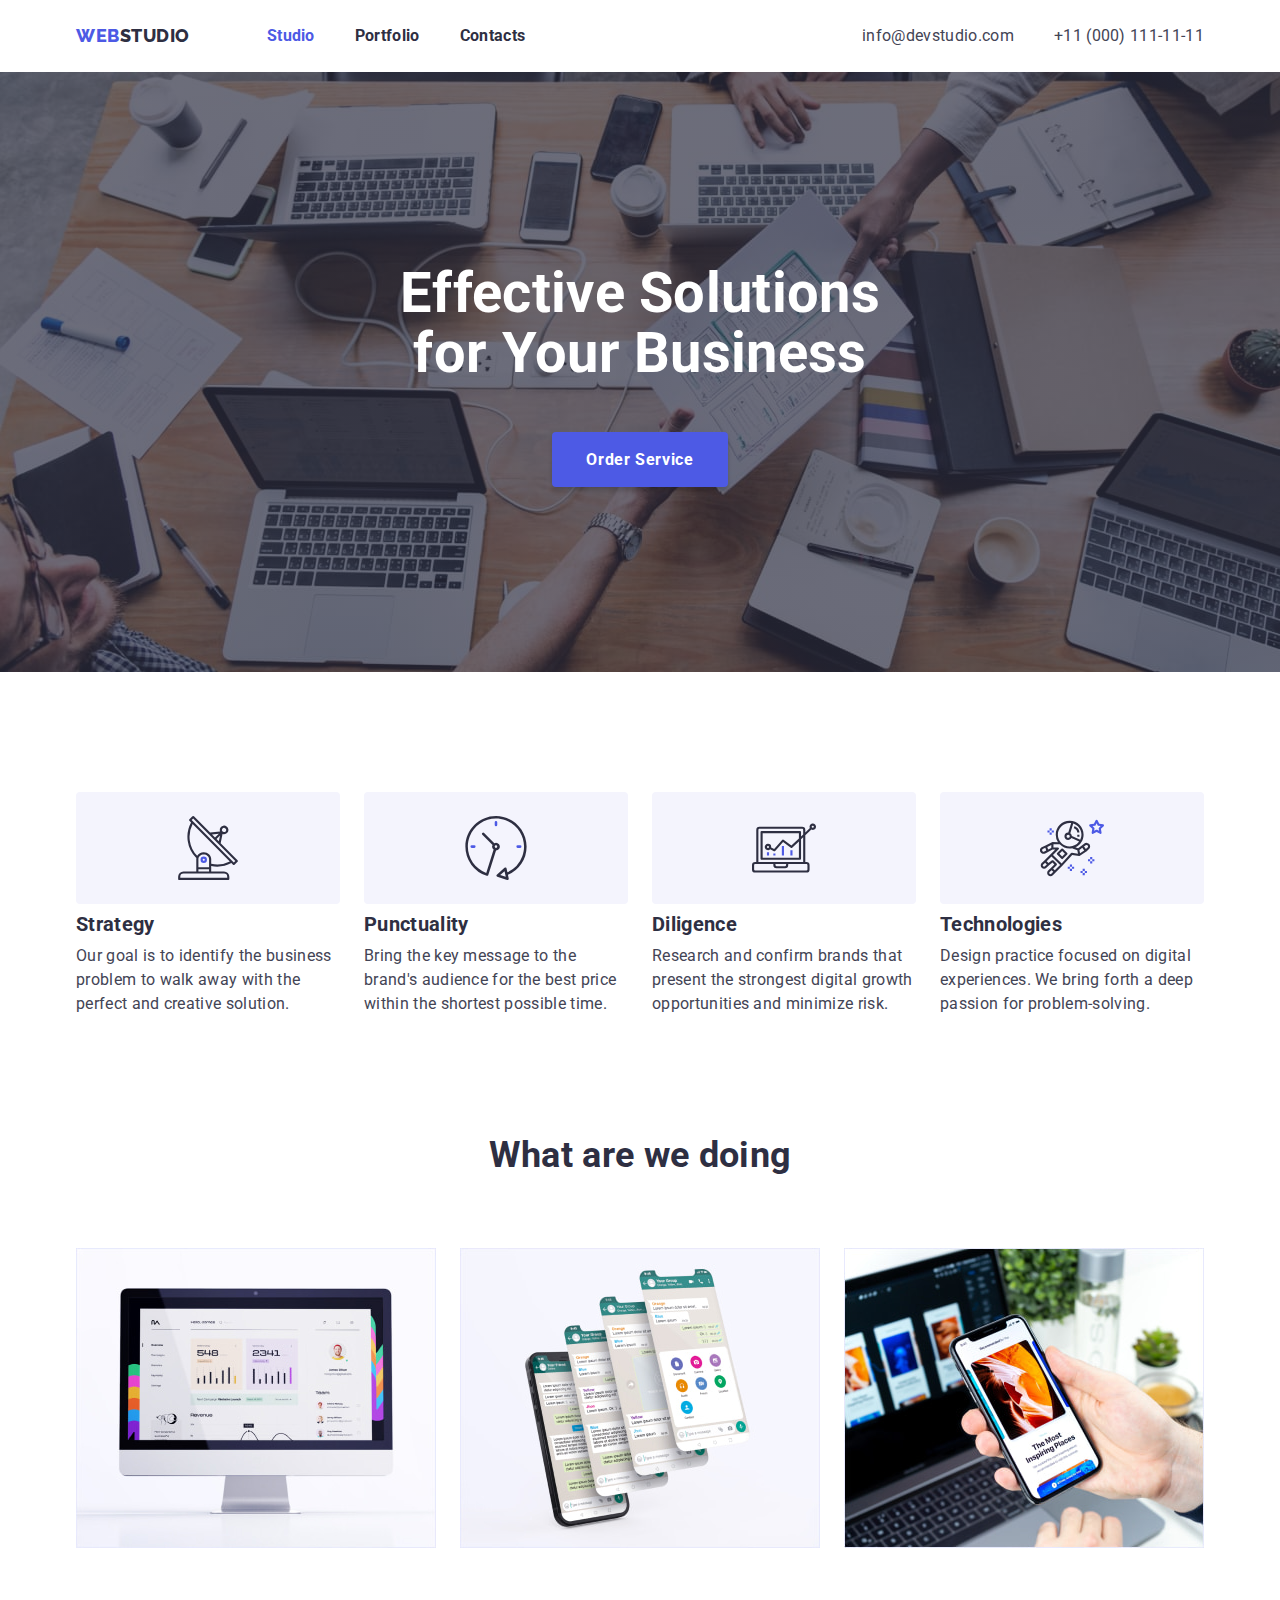
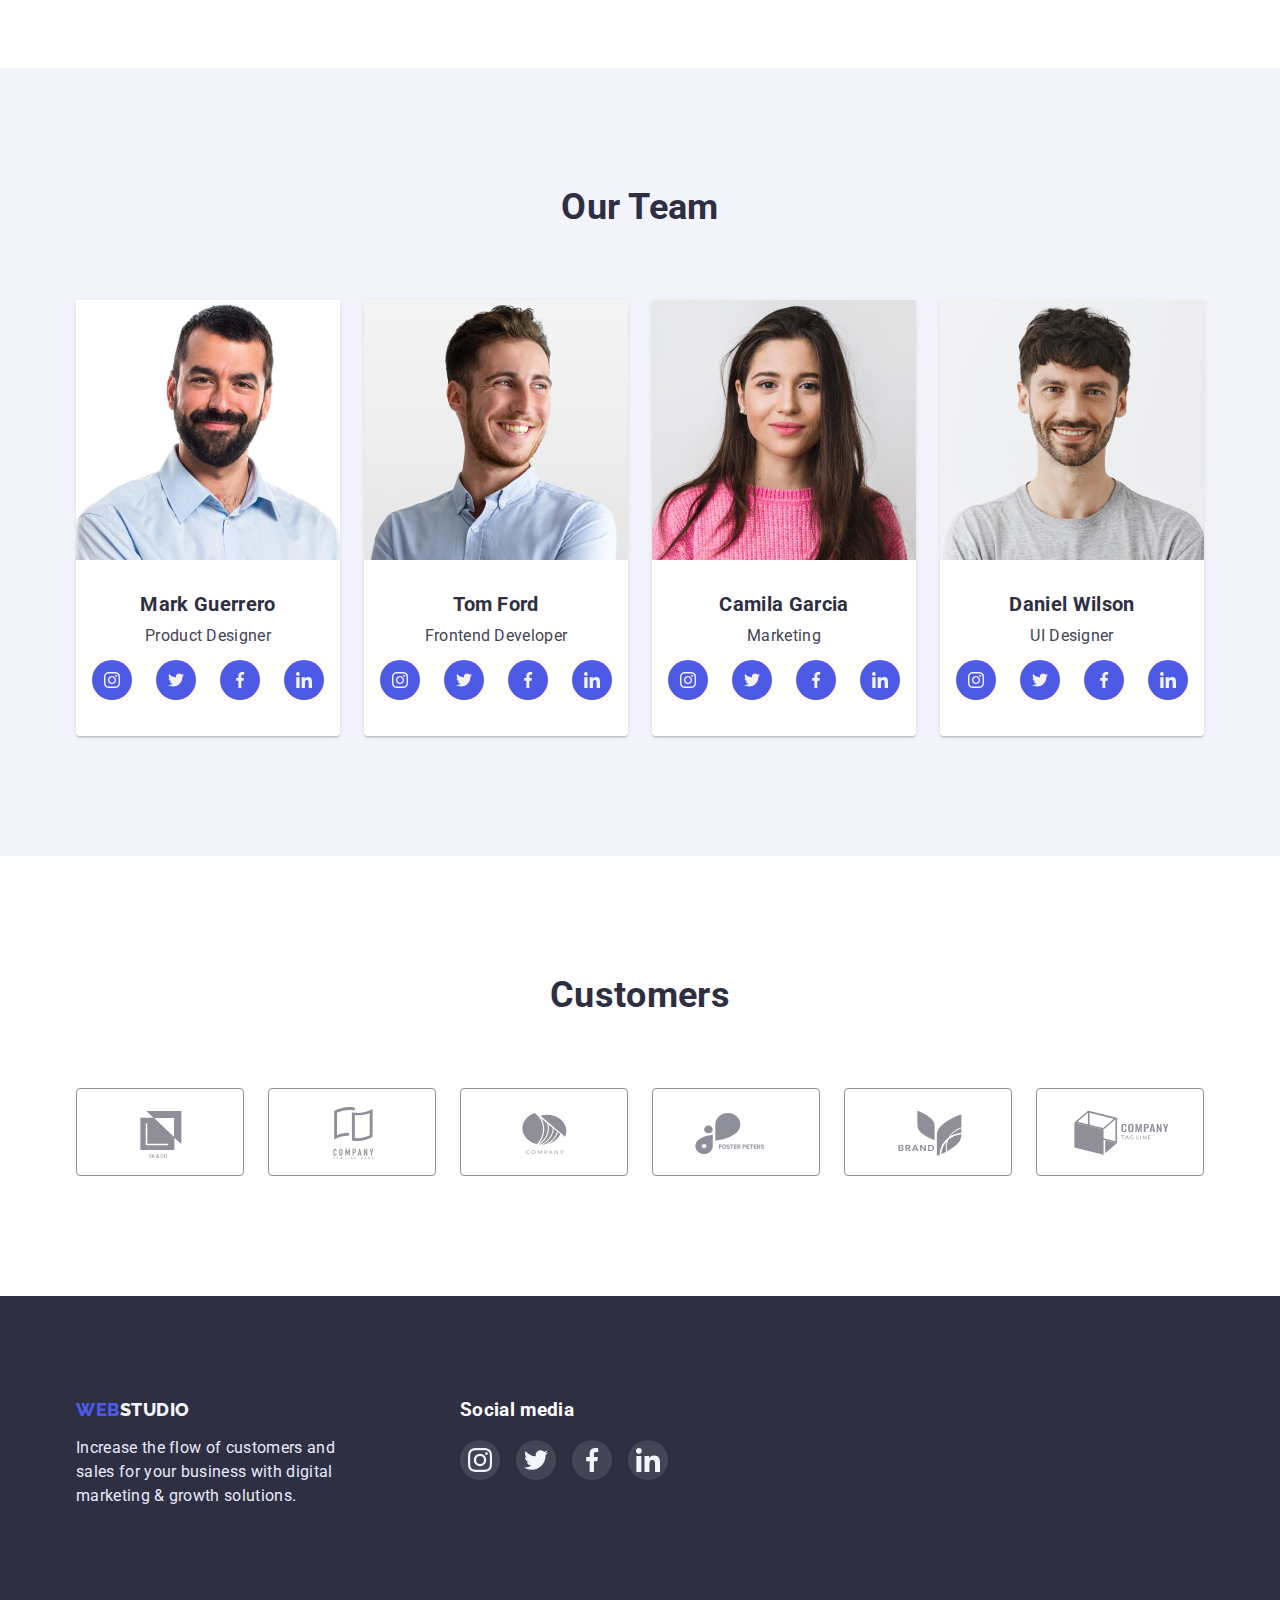
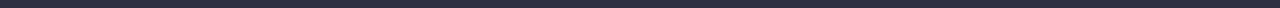
<file: index.html>
<!DOCTYPE html>
<html lang="en">
<head>
    <meta charset="UTF-8">
    <meta http-equiv="X-UA-Compatible" content="IE=edge">
    <meta name="viewport" content="width=device-width, initial-scale=1.0">
    <title>Document</title>
    <link rel="preconnect" href="https://fonts.googleapis.com">
    <link rel="preconnect" href="https://fonts.gstatic.com" crossorigin>
    <link href="https://fonts.googleapis.com/css2?family=Raleway:wght@800&family=Roboto:wght@400;700&display=swap"
        rel="stylesheet">
    <link rel="stylesheet" href="https://cdnjs.cloudflare.com/ajax/libs/modern-normalize/1.1.0/modern-normalize.min.css">
    <link rel="stylesheet" href="./css/styles.css">
</head>
<body>
    <header class="page-header">
        <div class="container main-nav">
            <a href="./index.html" class="logo link"><span class="accent">WEB</span>STUDIO</a>
            <nav>
                <ul class="site-nav list">
                    <li class="item"><a href="" class="link current">Studio</a></li>
                    <li class="item"><a href="./portfolio.html" class="link">Portfolio</a></li>
                    <li class="item"><a href="" class="link">Contacts</a></li>
                </ul>
            </nav>
            <ul class="contacts list">
                <li class="item"><a href="mailto:info@devstudio.com" class="link">info@devstudio.com</a></li>
                <li class="item"><a href="tel:+110001111111" class="link">+11 (000) 111-11-11</a></li>
            </ul>
        </div>
    </header>
    <main>
        <section class="hero overlay">
            <h1 class="hero-title">Effective Solutions for Your Business</h1>
            <button type="button" class="button">Order Service</button>
        </section>
        <section class="section no-padding-bottom">
            <div class="container">
                <h2 class="section-title visually-hidden">Advantages</h2>
                <ul class="advantages-list list">
                    <li class="advantages-element">
                        <div class="advantages-background">
                            <svg class="advantages-icon">
                                <use href="./images/icons.svg#icon-antena"></use>
                            </svg>
                        </div>
                        <h3 class="title">Strategy</h3>
                        <p>Our goal is to identify the business problem to walk away with the perfect and creative solution.</p>
                    </li>
                    <li class="advantages-element">
                        <div class="advantages-background">
                            <svg class="advantages-icon">
                                <use href="./images/icons.svg#icon-clock"></use>
                            </svg>
                        </div>
                        <h3 class="title">Punctuality</h3>
                        <p>Bring the key message to the brand's audience for the best price within the shortest possible time.</p>
                    </li>
                    <li class="advantages-element">
                        <div class="advantages-background">
                            <svg class="advantages-icon">
                                <use href="./images/icons.svg#icon-diagrama"></use>
                            </svg>
                        </div>
                        <h3 class="title">Diligence</h3>
                        <p>Research and confirm brands that present the strongest digital growth opportunities and minimize risk.</p>
                    </li>
                    <li class="advantages-element">
                        <div class="advantages-background">
                            <svg class="advantages-icon">
                                <use href="./images/icons.svg#icon-astronaut"></use>
                            </svg>
                        </div>
                        <h3 class="title">Technologies</h3>
                        <p>Design practice focused on digital experiences. We bring forth a deep passion for problem-solving.</p>
                    </li>
                </ul>
            </div>      
        </section>
        <section class="section">
            <div class="container">
                <h2 class="section-title">What are we doing</h2>
                <ul class="work-list list">
                    <li class="work-element"><img src="./images/computer.jpg" alt="computer monitor" width="360"></li>
                    <li class="work-element"><img src="./images/phones.jpg" alt="mobile phone and many screens" width="360"></li>
                    <li class="work-element"><img src="./images/phone.jpg" alt="mobile phone in hand on laptop background" width="360"></li>
                </ul>
            </div>
        </section>
        <section class="section team">
            <div class="container">
                <h2 class="section-title">Our Team</h2>
                <ul class="member-list list">
                    <li class="member-element">
                        <img src="./images/mark.jpg" alt="Mark Guerrero's photo" width="264">
                        <div class="member-description">
                            <h3 class="title">Mark Guerrero</h3>
                            <p>Product Designer</p>
                            <ul class="social-network-list list">
                                <li class="social-network">
                                    <a href="" class="social-network-item">
                                        <svg class="social-network-icon">
                                            <use href="./images/icons.svg#icon-instagram"></use>
                                        </svg>
                                    </a>
                                </li>
                                <li class="social-network">
                                    <a href="" class="social-network-item">
                                        <svg class="social-network-icon">
                                            <use href="./images/icons.svg#icon-twitter"></use>
                                        </svg>
                                    </a>
                                </li>
                                <li class="social-network">
                                    <a href="" class="social-network-item">
                                        <svg class="social-network-icon">
                                            <use href="./images/icons.svg#icon-facebook"></use>
                                        </svg>
                                    </a>
                                </li>
                                <li class="social-network">
                                    <a href="" class="social-network-item">
                                        <svg class="social-network-icon">
                                            <use href="./images/icons.svg#icon-linkedin"></use>
                                        </svg>
                                    </a>
                                </li>
                            </ul>
                        </div>   
                    </li>
                    <li class="member-element">
                        <img src="./images/tom.jpg" alt="Tom Ford's photo" width="264">
                        <div class="member-description">
                            <h3 class="title">Tom Ford</h3>
                            <p>Frontend Developer</p>
                            <ul class="social-network-list list">
                                <li class="social-network">
                                    <a href="" class="social-network-item">
                                        <svg class="social-network-icon">
                                            <use href="./images/icons.svg#icon-instagram"></use>
                                        </svg>
                                    </a>
                                </li>
                                <li class="social-network">
                                    <a href="" class="social-network-item">
                                        <svg class="social-network-icon">
                                            <use href="./images/icons.svg#icon-twitter"></use>
                                        </svg>
                                    </a>
                                </li>
                                <li class="social-network">
                                    <a href="" class="social-network-item">
                                        <svg class="social-network-icon">
                                            <use href="./images/icons.svg#icon-facebook"></use>
                                        </svg>
                                    </a>
                                </li>
                                <li class="social-network">
                                    <a href="" class="social-network-item">
                                        <svg class="social-network-icon">
                                            <use href="./images/icons.svg#icon-linkedin"></use>
                                        </svg>
                                    </a>
                                </li>
                            </ul>
                        </div>              
                    </li>
                    <li class="member-element">
                        <img src="./images/camila.jpg" alt="Camila Garcia's photo" width="264">
                        <div class="member-description">
                            <h3 class="title">Camila Garcia</h3>
                            <p>Marketing</p>
                            <ul class="social-network-list list">
                                <li class="social-network">
                                    <a href="" class="social-network-item">
                                        <svg class="social-network-icon">
                                            <use href="./images/icons.svg#icon-instagram"></use>
                                        </svg>
                                    </a>
                                </li>
                                <li class="social-network">
                                    <a href="" class="social-network-item">
                                        <svg class="social-network-icon">
                                            <use href="./images/icons.svg#icon-twitter"></use>
                                        </svg>
                                    </a>
                                </li>
                                <li class="social-network">
                                    <a href="" class="social-network-item">
                                        <svg class="social-network-icon">
                                            <use href="./images/icons.svg#icon-facebook"></use>
                                        </svg>
                                    </a>
                                </li>
                                <li class="social-network">
                                    <a href="" class="social-network-item">
                                        <svg class="social-network-icon">
                                            <use href="./images/icons.svg#icon-linkedin"></use>
                                        </svg>
                                    </a>
                                </li>
                            </ul>
                        </div>          
                    </li>
                    <li class="member-element">
                        <img src="./images/daniel.jpg" alt="Daniel Wilson's photo" width="264">
                        <div class="member-description">
                            <h3 class="title">Daniel Wilson</h3>
                            <p>UI Designer</p>
                            <ul class="social-network-list list">
                                <li class="social-network">
                                    <a href="" class="social-network-item">
                                        <svg class="social-network-icon">
                                            <use href="./images/icons.svg#icon-instagram"></use>
                                        </svg>
                                    </a>
                                </li>
                                <li class="social-network">
                                    <a href="" class="social-network-item">
                                        <svg class="social-network-icon">
                                            <use href="./images/icons.svg#icon-twitter"></use>
                                        </svg>
                                    </a>
                                </li>
                                <li class="social-network">
                                    <a href="" class="social-network-item">
                                        <svg class="social-network-icon">
                                            <use href="./images/icons.svg#icon-facebook"></use>
                                        </svg>
                                    </a>
                                </li>
                                <li class="social-network">
                                    <a href="" class="social-network-item">
                                        <svg class="social-network-icon">
                                            <use href="./images/icons.svg#icon-linkedin"></use>
                                        </svg>
                                    </a>
                                </li>
                            </ul>
                        </div>
                    </li>
                </ul>
            </div> 
        </section>
        <section class="section"> 
            <div class="container">
                <h2 class="section-title">Customers</h2>
                <ul class="customers-list list">
                    <li class="customer-item">
                        <a href="" class="customer-logo" >
                            <svg class="customer-icon">
                                <use href="./images/icons.svg#icon-client1"></use>
                            </svg>
                        </a>
                    </li>
                    <li class="customer-item">
                        <a href="" class="customer-logo">
                            <svg class="customer-icon">
                                <use href="./images/icons.svg#icon-client2"></use>
                            </svg>
                        </a>
                    </li>
                    <li class="customer-item">
                        <a href="" class="customer-logo">
                            <svg class="customer-icon">
                                <use href="./images/icons.svg#icon-client3"></use>
                            </svg>
                        </a>
                    </li>
                    <li class="customer-item">
                        <a href="" class="customer-logo">
                            <svg class="customer-icon">
                                <use href="./images/icons.svg#icon-client4"></use>
                            </svg>
                        </a>
                    </li>
                    <li class="customer-item">
                        <a href="" class="customer-logo">
                            <svg class="customer-icon">
                                <use href="./images/icons.svg#icon-client5"></use>
                            </svg>
                        </a>
                    </li>
                    <li class="customer-item">
                        <a href="" class="customer-logo">
                            <svg class="customer-icon">
                                <use href="./images/icons.svg#icon-client6"></use>
                            </svg>
                        </a>
                    </li>
                </ul>

            </div>
        </section>
    </main>
    <footer class="footer">
        <div class="container">
            <div class="footer-description">
                <a href="./index.html" class="logo-footer link"><span class="accent">WEB</span>STUDIO</a>
                <p class="text">Increase the flow of customers and sales for your business with digital marketing & growth solutions.
                </p>
            </div>
            <div class="social-media">
                <h3 class="title">Social media</h3>
                <ul class="social-media-list list">
                    <li class="social-media-item">
                        <a href="" class="social-media-link">
                            <svg class="social-media-icon">
                                <use href="./images/icons.svg#icon-instagram"></use>
                            </svg>
                        </a>
                    </li>
                    <li class="social-media-item">
                        <a href="" class="social-media-link">
                            <svg class="social-media-icon">
                                <use href="./images/icons.svg#icon-twitter"></use>
                            </svg>
                        </a>
                    </li>
                    <li class="social-media-item">
                        <a href="" class="social-media-link">
                            <svg class="social-media-icon">
                                <use href="./images/icons.svg#icon-facebook"></use>
                            </svg>
                        </a>
                    </li>
                    <li class="social-media-item">
                        <a href="" class="social-media-link">
                            <svg class="social-media-icon">
                                <use href="./images/icons.svg#icon-linkedin"></use>
                            </svg>
                        </a>
                    </li>
                </ul>
            </div>
        </div>  
    </footer>
</body>
</html>
</file>
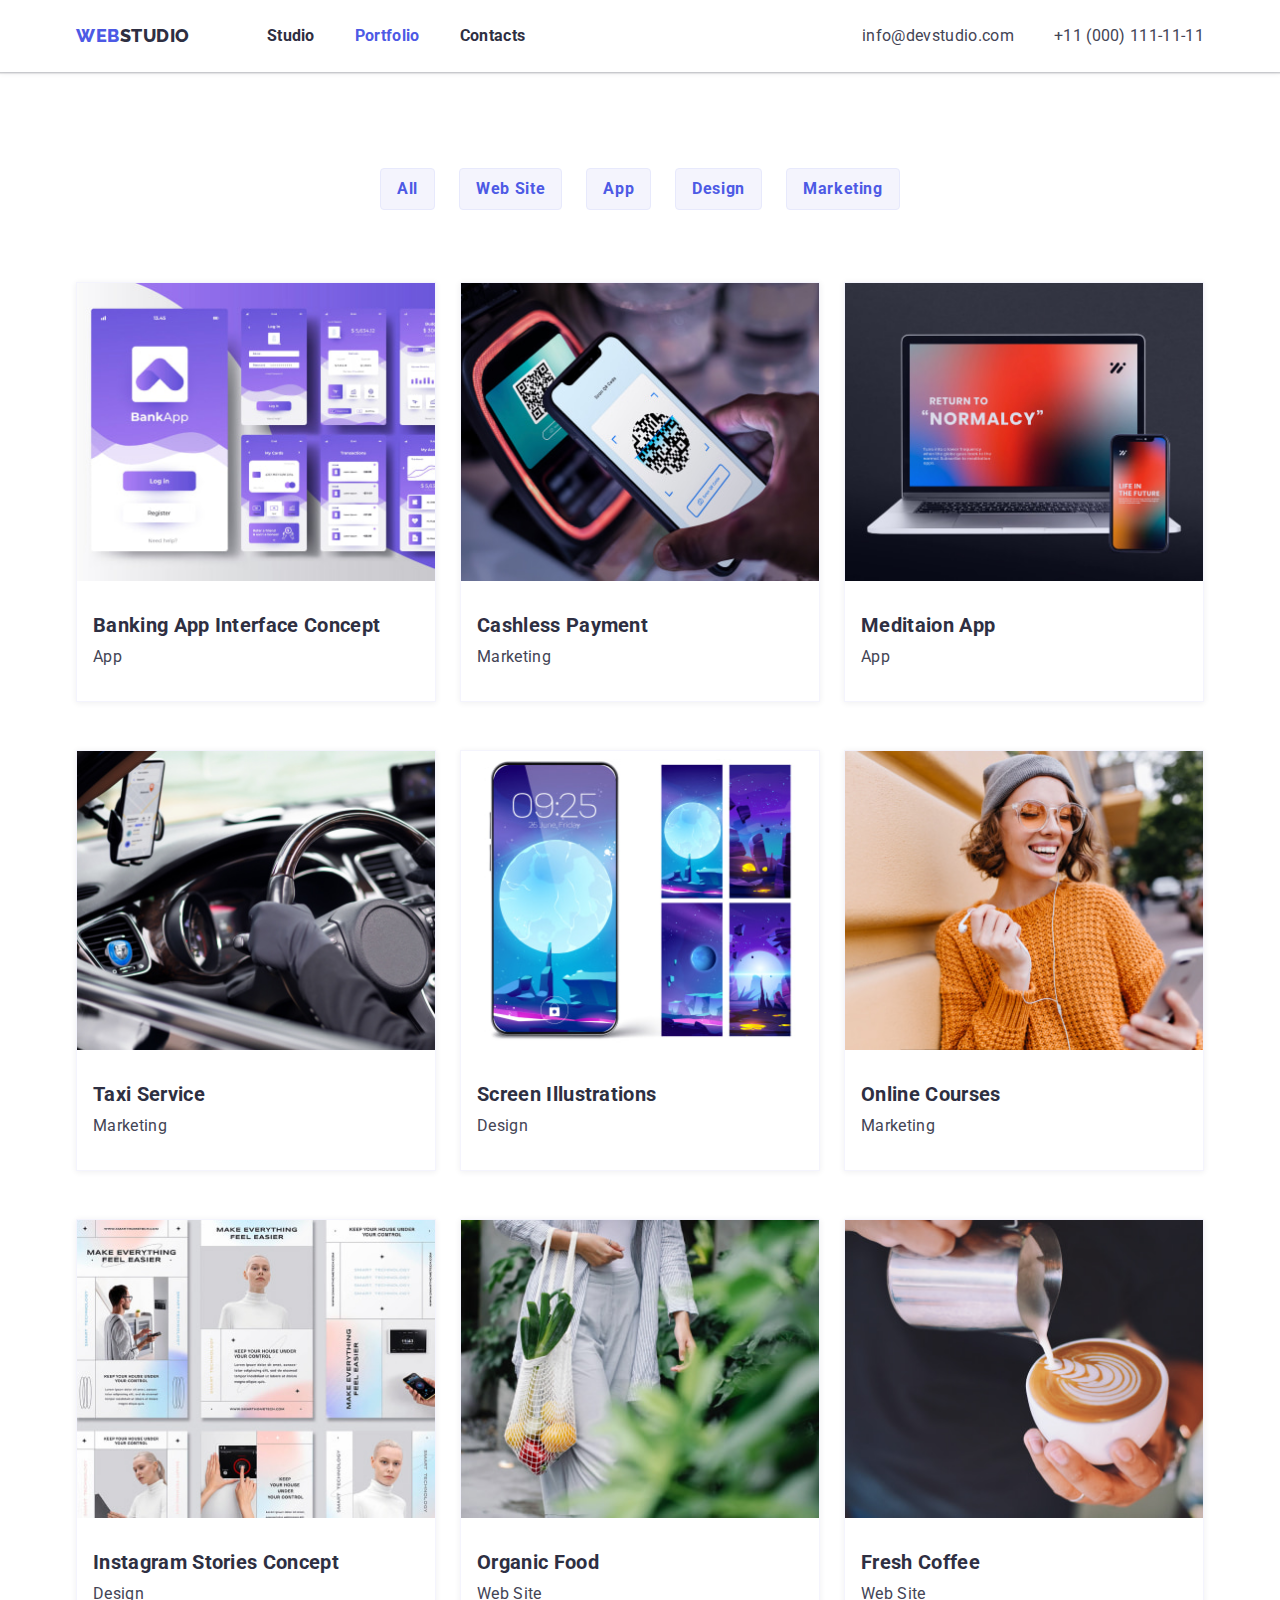
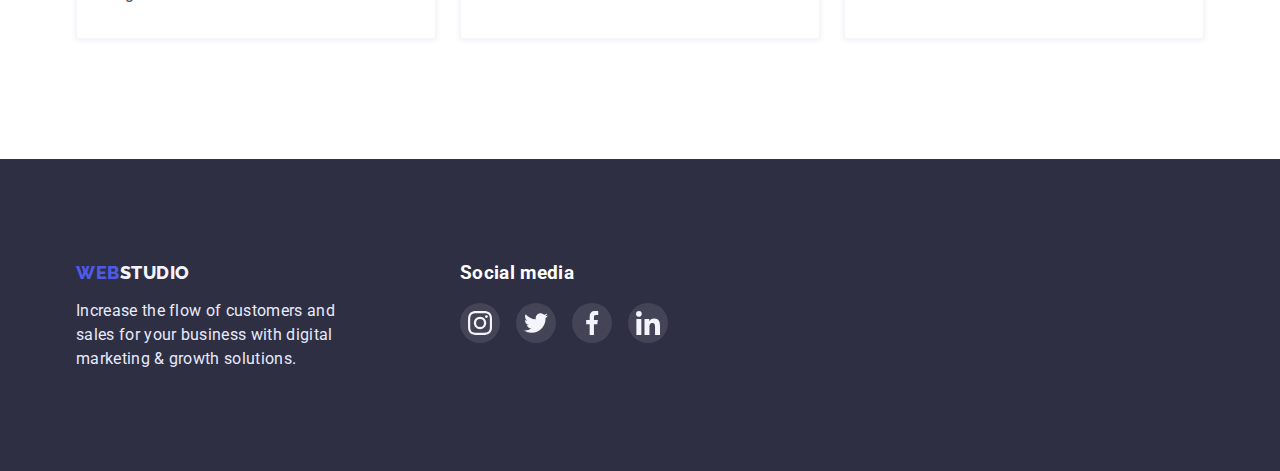
<file: portfolio.html>
<!DOCTYPE html>
<html lang="en">
<head>
    <meta charset="UTF-8">
    <meta http-equiv="X-UA-Compatible" content="IE=edge">
    <meta name="viewport" content="width=device-width, initial-scale=1.0">
    <title>Document</title>
    <link rel="preconnect" href="https://fonts.googleapis.com">
    <link rel="preconnect" href="https://fonts.gstatic.com" crossorigin>
    <link href="https://fonts.googleapis.com/css2?family=Raleway:wght@800&family=Roboto:wght@400;700&display=swap"
        rel="stylesheet">
    <link rel="stylesheet" href="https://cdnjs.cloudflare.com/ajax/libs/modern-normalize/1.1.0/modern-normalize.min.css">
    <link rel="stylesheet" href="./css/styles.css">
</head>
<body>
    <header class="page-header">
        <div class="container main-nav">
            <a href="./index.html" class="logo link"><span class="accent">WEB</span>STUDIO</a>
            <nav>
                <ul class="site-nav list">
                    <li class="item"><a href="./index.html" class="link">Studio</a></li>
                    <li class="item"><a href="" class="link current">Portfolio</a></li>
                    <li class="item"><a href="" class="link">Contacts</a></li>
                </ul>
            </nav>
            <ul class="contacts list">
                <li class="item"><a href="mailto:info@devstudio.com" class="link">info@devstudio.com</a></li>
                <li class="item"><a href="tel:+110001111111" class="link">+11 (000) 111-11-11</a></li>
            </ul>
        </div>
    </header>
    <main>
        <section class="section projects">
            <div class="container">
                <h1 class="section-title visually-hidden">Our projects</h1>
                <ul class="filter list">
                    <li class="item"><button type="button" class="button">All</button></li>
                    <li class="item"><button type="button" class="button">Web Site</button></li>
                    <li class="item"><button type="button" class="button">App</button></li>
                    <li class="item"><button type="button" class="button">Design</button></li>
                    <li class="item"><button type="button" class="button">Marketing</button></li>
                </ul>
                <ul class="projects-list list">
                    <li class="project-card">
                        <a href="" class="project-link link">
                            <img src="./images/project1.jpg" alt="different interface screens of the banking app" width="360">
                            <div class="card-description">
                                <h2 class="title">Banking App Interface Concept</h2>
                                <p>App</p>
                            </div>
                        </a>
                    </li>
                    <li class="project-card">
                        <a href="" class="project-link link">
                            <img src="./images/project2.jpg" alt="the mobile phone scans the QR code from the terminal" width="360">
                            <div class="card-description">
                                <h2 class="title">Cashless Payment</h2>
                                <p>Marketing</p>
                            </div>        
                        </a>
                    </li>
                    <li class="project-card">
                        <a href="" class="project-link link">
                            <img src="./images/project3.jpg" alt="a mobile phone and a laptop" width="360">
                            <div class="card-description">
                                <h2 class="title">Meditaion App</h2>
                                <p>App</p>
                            </div>
                        </a>
                    </li>
                    <li class="project-card">
                        <a href="" class="project-link link">
                            <img src="./images/project4.jpg" alt="the driver holds the handlebar of the car" width="360">
                            <div class="card-description">
                                <h2 class="title">Taxi Service</h2>
                                <p>Marketing</p>
                            </div> 
                        </a>
                    </li>
                    <li class="project-card">
                        <a href="" class="project-link link">
                            <img src="./images/project5.jpg" alt="a mobile phone and four screen illustrations" width="360">
                            <div class="card-description">
                                <h2 class="title">Screen Illustrations</h2>
                                <p>Design</p>
                            </div>         
                        </a>
                    </li>
                    <li class="project-card">
                        <a href="" class="project-link link">
                            <img src="./images/project6.jpg" alt="a girl in headphones listens to music from mobile phone " width="360">
                            <div class="card-description">
                                <h2 class="title">Online Courses</h2>
                                <p>Marketing</p>
                            </div>                          
                        </a>
                    </li>
                    <li class="project-card">
                        <a href="" class="project-link link">
                            <img src="./images/project7.jpg" alt="different screens for Instagram stories" width="360">
                            <div class="card-description">
                                <h2 class="title">Instagram Stories Concept</h2>
                                <p>Design</p>
                            </div>
                        </a>
                    </li>
                    <li class="project-card">
                        <a href="" class="project-link link">
                            <img src="./images/project8.jpg" alt="the girl is holding a bag with vegetables" width="360">
                            <div class="card-description">
                                <h2 class="title">Organic Food</h2>
                                <p>Web Site</p>
                            </div>
                        </a>
                    </li>
                    <li class="project-card">
                        <a href="" class="project-link link">
                            <img src="./images/project9.jpg" alt="a man makes a drawing from foam on coffee" width="360">
                            <div class="card-description">
                                <h2 class="title">Fresh Coffee</h2>
                                <p>Web Site</p>
                            </div>  
                        </a>
                    </li>
                </ul>
            </div>
            
        </section>
    </main>
    <footer class="footer">
        <div class="container">
            <div class="footer-description">
                <a href="./index.html" class="logo-footer link"><span class="accent">WEB</span>STUDIO</a>
                <p class="text">Increase the flow of customers and sales for your business with digital marketing & growth
                    solutions.
                </p>
            </div>
            <div class="social-media">
                <h3 class="title">Social media</h3>
                <ul class="social-media-list list">
                    <li class="social-media-item">
                        <a href="" class="social-media-link">
                            <svg class="social-media-icon">
                                <use href="./images/icons.svg#icon-instagram"></use>
                            </svg>
                        </a>
                    </li>
                    <li class="social-media-item">
                        <a href="" class="social-media-link">
                            <svg class="social-media-icon">
                                <use href="./images/icons.svg#icon-twitter"></use>
                            </svg>
                        </a>
                    </li>
                    <li class="social-media-item">
                        <a href="" class="social-media-link">
                            <svg class="social-media-icon">
                                <use href="./images/icons.svg#icon-facebook"></use>
                            </svg>
                        </a>
                    </li>
                    <li class="social-media-item">
                        <a href="" class="social-media-link">
                            <svg class="social-media-icon">
                                <use href="./images/icons.svg#icon-linkedin"></use>
                            </svg>
                        </a>
                    </li>
                </ul>
            </div>
        </div>
    </footer>
</body>
</html>
</file>
<file: css/styles.css>
/* Основний колір тексту #434455 */
/* Додатковий колір тексту #2E2F42 */
/* Колір акценту #4D5AE5 */
/* Білий #FFFFFF */
/* Світло-сірий #F4F4FD */
/* Cірий #E7E9FC */
/* Зелений #31D0AA */
/* Колір іконок #8E8F99 */
/* Активний колір кнопки #404BBF */

html {
    box-sizing: border-box;
}

*,
*::before,
*::after {
    box-sizing: inherit;
}

:root {
--primary-text-colour: #434455;
--title-text-colour: #2E2F42;
--accent-color: #4D5AE5;
--white-color: #FFFFFF;
--light-grey-color: #F4F4FD;
--grey-color: #E7E9FC;
--green-color: #31D0AA;
--icons-color: #8E8F99;
--active-button-color: #404BBF;
}

body {
    background-color: #FFFFFF;
    color: var(--primary-text-colour);
    font-family: 'Roboto', sans-serif;
    font-weight: 400;
    font-size: 16px;
    line-height: 1.5;
    letter-spacing: 0.02em;
}

img {
    display: block;
    max-width: 100%;
    height: auto;
    margin-bottom: 0;
}

.container {
    margin-left: auto;
    margin-right: auto;
    padding-left: 12px;
    padding-right: 12px;
    width: 1152px;
}

.link {
    text-decoration: none;
}

.list {
    padding: 0;
    margin: 0;
    list-style: none;
}

h1, h2, h3, p {
    margin: 0;
}

ul {
    margin: 0;
    padding: 0;
}

/* Header */

.page-header {
    box-shadow: 0px 2px 1px rgba(46, 47, 66, 0.08), 0px 1px 1px rgba(46, 47, 66, 0.16), 0px 1px 6px rgba(46, 47, 66, 0.08);
}

.main-nav {
    display: flex;
    align-items: center;
}

/* Logo */

.logo {
    color: var(--title-text-colour);
    font-family: 'Raleway', sans-serif;
    font-weight: 800;
    font-size: 18px;
    line-height: 1.33;
    letter-spacing: 0.03em;
}

.accent {
    color: var(--accent-color);
}

/* Navigation */

.site-nav {
    display: flex;
    margin-left: 77px;
}

.site-nav .item + .item,
.contacts .item + .item {
    margin-left: 40px;
}

.site-nav .link {
    display: block;
    padding-top: 24px;
    padding-bottom: 24px;
    color: var(--title-text-colour);
    font-weight: 700;
    font-size: 16px;
    line-height: 1.5;
}

.site-nav .link:hover,
.site-nav .link:focus {
    color: var(--primary-text-colour);
}

.site-nav .link:active,
.site-nav .link.current {
    color: var(--accent-color);
}

/* Contacts */

.contacts {
    display: flex;
    margin-left: auto;
}

.contacts .link {
    color: var(--primary-text-colour);
    font-weight: 400;
    font-size: 16px;
    line-height: 1.5;
}

.contacts .link:hover,
.contacts .link:focus {
    color: var(--accent-color);
}

/* Hero */

.hero {
    padding-top: 192px;
    padding-bottom: 192px;
    text-align: center;
}

.overlay {
    max-width: 1440px;
    height: 600px;
    margin-left: auto;
    margin-right: auto;
    background-color: var(--title-text-colour);
    background-image: linear-gradient(
        rgba(46, 47, 66, 0.7), rgba(46, 47, 66, 0.7)
        ),
    url(../images/bg-image.jpg);
    background-repeat: no-repeat;
}

.hero-title {
    margin: 0 auto 48px;
    width: 492px;
    color: var(--white-color);
    font-weight: 700;
    font-size: 56px;
    line-height: 1.07;
}

.button {
    display: inline-block;
    border-radius: 4px;
    padding: 8px 16px;
    cursor: pointer;
    letter-spacing: 0.04em;
    font-family: inherit;
}

.hero .button {
    display: inline-block;
    padding: 16px 32px;
    background-color: var(--accent-color);
    color: var(--white-color);
    font-weight: 700;
    font-size: 16px;
    line-height: 1.19;
    align-items: center;
    border-color: transparent;
    box-shadow: 0px 4px 4px rgba(0, 0, 0, 0.15);
}

.hero .button:hover,
.hero .button:focus {
    box-shadow: 0px 1px 6px rgba(46, 47, 66, 0.08), 0px 1px 1px rgba(46, 47, 66, 0.16), 0px 2px 1px rgba(46, 47, 66, 0.08);
}

.hero .button:active {
    background-color: var(--active-button-color);
}

/* Section */

.section {
    padding-top: 120px;
    padding-bottom: 120px;
}

.section.no-padding-bottom {
    padding-bottom: 0;
}

.section.projects {
    padding-top: 96px;
}
.section-title {
    margin-bottom: 72px;
    color: var(--title-text-colour);
    font-weight: 700;
    font-size: 36px;
    line-height: 1.11;
    text-align: center;
}

.visually-hidden {
    position: absolute;
    width: 1px;
    height: 1px;
    margin: -1px;
    padding: 0;
    overflow: hidden;
    border: 0;
    clip: rect(0 0 0 0);
}

/* Advantages */

.advantages-background {
    display: flex;
    align-items: center;
    justify-content: center;
    width: 264px;
    height: 112px;
    background-color: var(--light-grey-color);
    border-radius: 4px;
    margin-bottom: 8px;
}

.advantages-icon {
    width: 64px;
    height: 64px;
}

.advantages-list .title,
.member-list .title,
.projects-list .title {
    margin-bottom: 8px;
    color: var(--title-text-colour);
    font-weight: 700;
    font-size: 20px;
    line-height: 1.2;
}

.advantages-list,
.work-list,
.member-list {
    display: flex;
}

.advantages-element {
    width: 264px;
    margin-right: 24px;
}

.advantages-element:nth-child(4n) {
    margin-right: 0;
}

/* Work */

.work-element {
    margin-right: 24px;
}

.work-element:nth-child(3n) {
    margin-right: 0;
}

/* Team */

.team {
    background-color: var(--light-grey-color);
}

.member-element {
    margin-right: 24px;
    text-align: center;
    border-radius: 0px 0px 4px 4px;
    box-shadow: 0px 1px 6px rgba(46, 47, 66, 0.08), 0px 1px 1px rgba(46, 47, 66, 0.16), 0px 2px 1px rgba(46, 47, 66, 0.08);
}

.member-element:nth-child(4n) {
    margin-right: 0;
}

.member-description {
    padding: 32px 16px;
    background-color: var(--white-color);
    border-radius: 0px 0px 4px 4px;
}

.social-network-list {
    display: flex;
    align-items: center;
    justify-content: center;
    padding-top: 4px;
    padding-bottom: 4px;
    margin-top: 8px;
}

.social-network {
    margin-right: 24px;
    width: 40px;
    height: 40px;
}

.social-network:nth-child(4n) {
    margin-right: 0;
}

.social-network-item {
    display: flex;
    align-items: center;
    justify-content: center;
    background-color: var(--accent-color);
    border-radius: 50%;
    width: 100%;
    height: 100%;
}

.social-network-item:hover,
.social-network-item:focus {
    background-color: var(--green-color);
}

.social-network-icon {
    width: 16px;
    height: 16px;
}

/* Customers */

.customers-list {
    display: flex;
    align-items: center;
    justify-content: center;
}

.customer-item {
    width: 168px;
    height: 88px;
    margin-right: 24px;
}

.customer-item:nth-child(6n) {
    margin-right: 0;
}

.customer-logo {
    display: flex;
    align-items: center;
    justify-content: center;
    border: 1px solid var(--icons-color);
    color: var(--icons-color);
    border-radius: 4px;
    width: 100%;
    height: 100%;
}

.customer-logo:hover,
.customer-logo:focus {
    border-color: var(--accent-color);
    color: var(--accent-color);
}

.customer-icon {
    width: 104px;
    height: 56px;
    fill: currentColor;
}

/* Portfolio */

.filter {
    display: flex;
    align-items: center;
    justify-content: center;
    margin-bottom: 72px;
}

.filter .item + .item {
    margin-left: 24px;
}
.filter .button {
    border: 1px solid var(--grey-color);
    background-color: var(--light-grey-color);
    color: var(--accent-color);
    font-weight: 700;
    font-size: 16px;
    line-height: 1.5;
}

.filter .button:hover,
.filter .button:focus {
    background-color: var(--accent-color);
    color: var(--white-color);
    border: 1px solid var(--accent-color);
    box-shadow: 0px 3px 1px rgba(0, 0, 0, 0.1), 0px 2px 1px rgba(0, 0, 0, 0.08), 0px 2px 2px rgba(0, 0, 0, 0.12);
}

/* Projects */

.projects-list {
    display: flex;
    flex-wrap: wrap;
}

.projects-list .link {
    display: block;
    color: var(--primary-text-colour);
}
    
.project-card {
    width: 360px;
    margin-right: 24px;
    margin-bottom: 48px;
    border: 0.5px solid var(--light-grey-color);
    box-shadow: 0px 1px 6px rgba(46, 47, 66, 0.08);
}

.project-card:nth-child(3n) {
    margin-right: 0;
}

.project-card:nth-last-child(-n + 3) {
    margin-bottom: 0;
}

.project-link:hover,
.project-link:focus {
    box-shadow: 0px 1px 6px rgba(46, 47, 66, 0.08), 0px 1px 1px rgba(46, 47, 66, 0.16), 0px 2px 1px rgba(46, 47, 66, 0.08); */
}

.card-description {
    padding-left: 16px;
    padding-top: 32px;
    padding-bottom: 32px;
}

/* Footer */

.footer {
    padding-top: 100px;
    padding-bottom: 100px;
    background-color: var(--title-text-colour);
}

.footer .container {
    display: flex;
    align-items: baseline;
}

.footer-description {
    width: 264px;
}

.logo-footer {
    display: inline-block;
    margin-bottom: 16px;
    color: var(--light-grey-color);
    font-family: 'Raleway', sans-serif;
    font-weight: 800;
    font-size: 18px;
    line-height: 1.17;
    letter-spacing: 0.03em;
}

.footer-description .text {
    margin-top: 0;
    margin-bottom: 0;
    color: var(--grey-color);
}

.social-media {
    margin-left: 120px;
}

.social-media .title {
    font-weight: 700;
    color: var(--white-color);
    margin-bottom: 16px;
}

.social-media-list {
    display: flex;
}

.social-media-item {
    margin-right: 16px;
}

.social-media-item:nth-child(4n) {
    margin-right: 0;
}

.social-media-link {
    display: flex;
    align-items: center;
    justify-content: center;
    background-color: rgba(255, 255, 255, 0.1);;
    border-radius: 50%;
    width: 40px;
    height: 40px;
}

.social-media-link:hover,
.social-media-link:focus {
    background-color: var(--green-color);
}

.social-media-icon {
    width: 24px;
    height: 24px;
}
</file>
